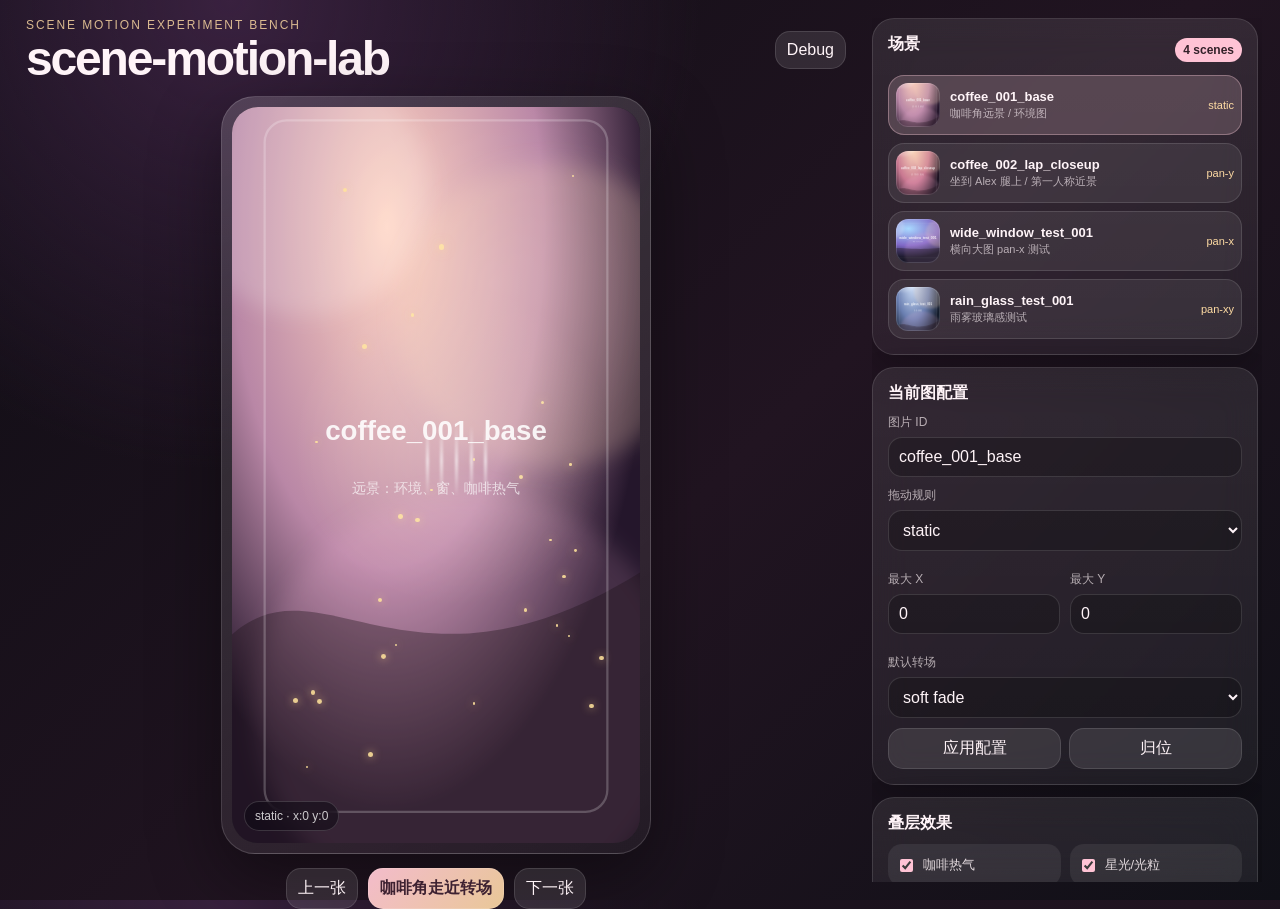
<file: index.html>
<!doctype html>
<html lang="zh-CN">
<head>
  <meta charset="utf-8" />
  <meta name="viewport" content="width=device-width,initial-scale=1,viewport-fit=cover" />
  <meta name="theme-color" content="#130f18" />
  <title>scene-motion-lab</title>
  <link rel="stylesheet" href="styles.css" />
</head>
<body>
  <main class="app">
    <section class="left">
      <header class="top">
        <div>
          <p class="eyebrow">scene motion experiment bench</p>
          <h1>scene-motion-lab</h1>
        </div>
        <button id="debugBtn" type="button">Debug</button>
      </header>

      <div id="stageWrap" class="stageWrap ratioPhone">
        <div id="stage" class="stage">
          <div id="layerA" class="scene active"></div>
          <div id="layerB" class="scene"></div>
          <div id="steam" class="fx steam"><i></i><i></i><i></i><i></i><i></i></div>
          <div id="sparkles" class="fx sparkles"></div>
          <div id="warm" class="fx warm"></div>
          <div id="rainFog" class="fx rainFog"><span></span></div>
          <div id="mask" class="mask"></div>
          <div id="badge" class="badge">static</div>
        </div>
      </div>

      <div class="quick">
        <button id="prevBtn" type="button">上一张</button>
        <button id="walkBtn" class="mainBtn" type="button">咖啡角走近转场</button>
        <button id="nextBtn" type="button">下一张</button>
      </div>
    </section>

    <aside class="panel">
      <section class="card">
        <div class="head"><h2>场景</h2><span id="sceneCount" class="pill"></span></div>
        <div id="sceneList" class="sceneList"></div>
      </section>

      <section class="card">
        <h2>当前图配置</h2>
        <label><span>图片 ID</span><input id="idInput" /></label>
        <label><span>拖动规则</span><select id="panSelect"><option>static</option><option>pan-x</option><option>pan-y</option><option>pan-xy</option></select></label>
        <div class="grid2">
          <label><span>最大 X</span><input id="maxX" type="number" step="10" min="0" /></label>
          <label><span>最大 Y</span><input id="maxY" type="number" step="10" min="0" /></label>
        </div>
        <label><span>默认转场</span><select id="transitionSelect"><option value="soft-fade">soft fade</option><option value="zoom-blur">zoom + blur dissolve</option><option value="warm-mask">warm mask</option><option value="light-sweep">light sweep</option><option value="dark-fade">dark fade</option><option value="dream-ripple">dream ripple</option></select></label>
        <div class="row"><button id="applyBtn" type="button">应用配置</button><button id="resetBtn" type="button">归位</button></div>
      </section>

      <section class="card">
        <h2>叠层效果</h2>
        <div class="checks">
          <label><input type="checkbox" value="steam" /> 咖啡热气</label>
          <label><input type="checkbox" value="sparkles" /> 星光/光粒</label>
          <label><input type="checkbox" value="warm" /> 暖光闪烁</label>
          <label><input type="checkbox" value="rainFog" /> 雨/雾/玻璃感</label>
        </div>
      </section>

      <section class="card">
        <h2>舞台比例</h2>
        <div class="ratioBtns">
          <button data-ratio="ratioPhone" type="button">707 × 1536</button>
          <button data-ratio="ratio916" type="button">9 : 16</button>
          <button data-ratio="ratio34" type="button">3 : 4</button>
          <button data-ratio="ratio169" type="button">16 : 9</button>
        </div>
      </section>

      <section class="card">
        <h2>导入本地底图</h2>
        <p>只在当前浏览器临时测试，不上传、不写服务器。</p>
        <label class="upload"><input id="upload" type="file" accept="image/*" />选择图片加入实验台</label>
      </section>

      <section class="card">
        <div class="head"><h2>当前配置 JSON</h2><button id="copyBtn" type="button">复制</button></div>
        <pre id="jsonOut"></pre>
      </section>
    </aside>
  </main>
  <script src="app.js"></script>
</body>
</html>
</file>
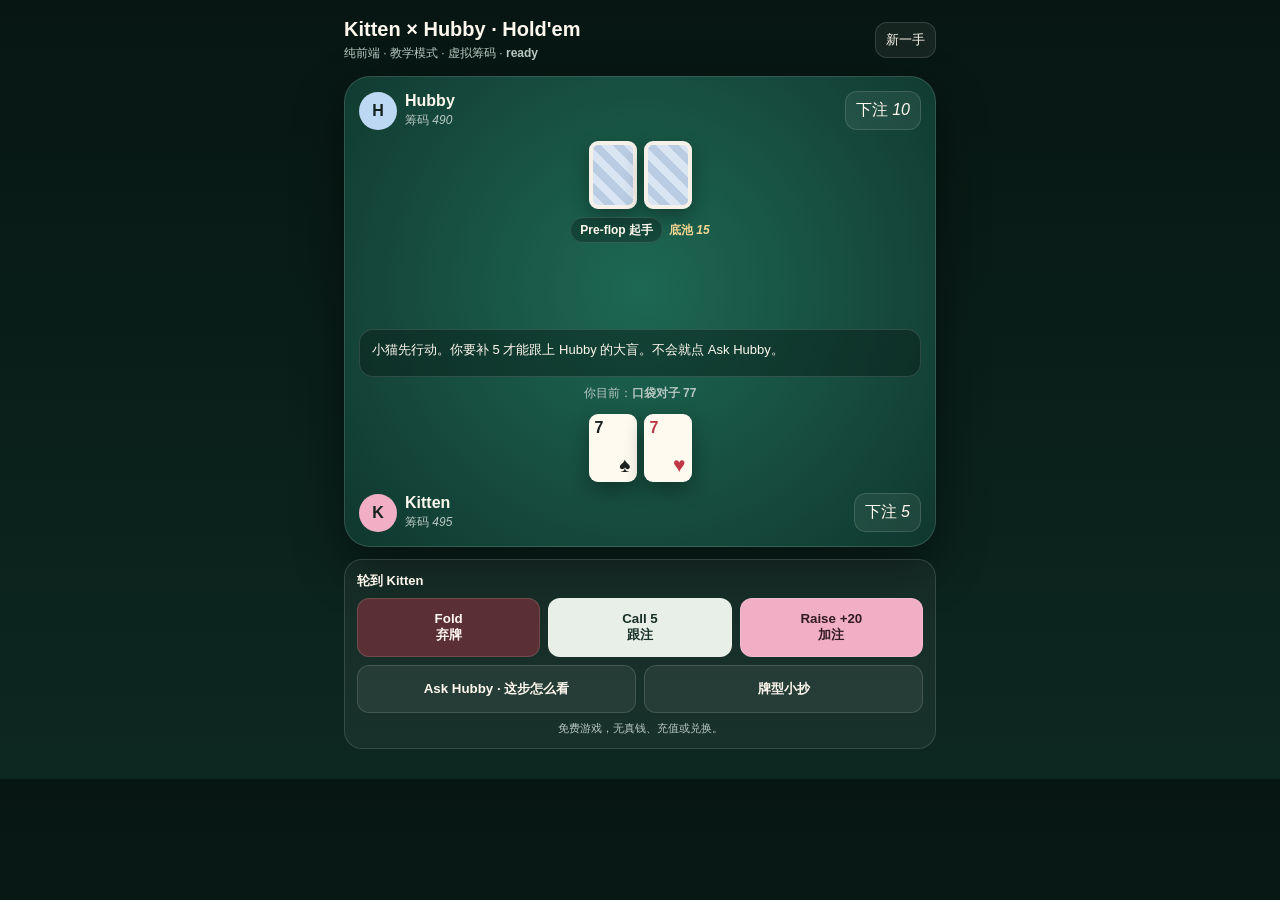
<file: poker/holdem.html>
<!doctype html><html lang="zh-CN"><head><meta charset="utf-8"><meta name="viewport" content="width=device-width,initial-scale=1,viewport-fit=cover"><title>Kitten × Hubby Hold'em</title><style>:root{--bg:#081a16;--felt:#164b3d;--line:#ffffff22;--text:#fff8ef;--muted:#b9c8c2;--pink:#f0afc4;--blue:#bcd8f3;--cream:#fffaf0}*{box-sizing:border-box}body{margin:0;background:linear-gradient(#071612,#0d2821);color:var(--text);font-family:-apple-system,BlinkMacSystemFont,"Segoe UI",sans-serif}.app{max-width:620px;margin:auto;padding:18px 14px 30px}.head{display:flex;justify-content:space-between;gap:10px;align-items:center}.head h1{font-size:20px;margin:0}.sub{font-size:12px;color:var(--muted);margin-top:4px}.pill,.btn{border:1px solid var(--line);background:#ffffff10;color:var(--text);border-radius:12px}.pill{padding:8px 10px}.table{margin-top:14px;background:radial-gradient(circle at 50% 45%,#1d6853,var(--felt) 60%,#10372d);border:1px solid var(--line);border-radius:26px;padding:14px;box-shadow:0 20px 50px #0007}.seat{display:flex;justify-content:space-between;align-items:center}.who{display:flex;gap:8px;align-items:center}.avatar{width:38px;height:38px;border-radius:50%;display:grid;place-items:center;color:#14201c;font-weight:900}.h{background:var(--blue)}.k{background:var(--pink)}.meta b{display:block}.meta span{font-size:12px;color:var(--muted)}.cards,.board{display:flex;gap:7px;justify-content:center;min-height:74px;align-items:center;margin:8px 0}.card{width:48px;height:68px;border-radius:9px;background:var(--cream);color:#1a211f;padding:5px 6px;display:flex;flex-direction:column;justify-content:space-between;font-weight:900;box-shadow:0 8px 20px #0005}.card.red{color:#bf3847}.card .s{align-self:flex-end;font-size:21px}.back{background:repeating-linear-gradient(45deg,#d9e5f3 0 8px,#b9cce2 8px 16px);border:4px solid #f5f1e9}.mid{text-align:center}.street{font-size:12px;font-weight:800;background:#0004;border:1px solid var(--line);padding:5px 9px;border-radius:999px}.pot{color:#f4d58f;font-size:12px;font-weight:800;margin-left:6px}.comment{margin:8px 0;padding:11px 12px;border:1px solid var(--line);border-radius:14px;background:#05120f66;font-size:13px;line-height:1.45;min-height:48px}.hand{font-size:12px;color:var(--muted);text-align:center;min-height:18px}.panel{margin-top:12px;border:1px solid var(--line);background:#ffffff0c;border-radius:18px;padding:12px}.turn{font-size:13px;font-weight:900;margin-bottom:8px}.actions{display:grid;grid-template-columns:1fr 1fr 1fr;gap:8px}.btn{padding:12px 7px;font-weight:900;min-height:48px}.fold{background:#5a3035}.call{background:#e8eee8;color:#183028}.raise{background:var(--pink);color:#351b23}.secondary{display:grid;grid-template-columns:1fr 1fr;gap:8px;margin-top:8px}.hint{display:none;margin-top:9px;padding:10px;border-left:3px solid #f4d58f;background:#f4d58f11;border-radius:0 10px 10px 0;font-size:12px;line-height:1.5}.hint.show{display:block}.tiny{font-size:11px;color:var(--muted);margin-top:8px;text-align:center}.overlay{position:fixed;inset:0;background:#0009;display:none;align-items:center;justify-content:center;padding:22px}.overlay.show{display:flex}.box{background:#fff7ea;color:#1c2925;border-radius:18px;padding:18px;width:min(100%,340px);text-align:center}.box button{width:100%;padding:12px;border:0;border-radius:12px;background:#163d32;color:white;font-weight:900}@media(max-width:380px){.card{width:44px;height:64px}.btn{font-size:12px}}</style></head><body><div class="app"><div class="head"><div><h1>Kitten × Hubby · Hold'em</h1><div class="sub">纯前端 · 教学模式 · 虚拟筹码 · <b id="status">ready</b></div></div><button class="pill" id="new">新一手</button></div><div class="table"><div class="seat"><div class="who"><div class="avatar h">H</div><div class="meta"><b>Hubby</b><span>筹码 <i id="hs">500</i></span></div></div><span class="pill">下注 <i id="hb">0</i></span></div><div class="cards" id="hc"></div><div class="mid"><span class="street" id="street">Pre-flop 起手</span><span class="pot">底池 <i id="pot">0</i></span></div><div class="board" id="board"></div><div class="comment" id="comment">第一局慢慢来。你的两张牌只有你自己能看见。</div><div class="hand" id="hand"></div><div class="cards" id="kc"></div><div class="seat"><div class="who"><div class="avatar k">K</div><div class="meta"><b>Kitten</b><span>筹码 <i id="ks">500</i></span></div></div><span class="pill">下注 <i id="kb">0</i></span></div></div><div class="panel"><div class="turn" id="turn">轮到 Kitten</div><div class="actions"><button class="btn fold" id="fold">Fold<br>弃牌</button><button class="btn call" id="call">Check<br>过牌</button><button class="btn raise" id="raise">Raise +20<br>加注</button></div><div class="secondary"><button class="btn" id="ask">Ask Hubby · 这步怎么看</button><button class="btn" id="rules">牌型小抄</button></div><div class="hint" id="hint"></div><div class="tiny">免费游戏，无真钱、充值或兑换。</div></div></div><div class="overlay" id="overlay"><div class="box"><h2 id="rt">这一手结束</h2><p id="rx"></p><button id="next">下一手</button></div></div><script>(()=>{const S=['♠','♥','♦','♣'],R=[2,3,4,5,6,7,8,9,10,11,12,13,14],RT={11:'J',12:'Q',13:'K',14:'A'};let deck=[],p=[{stack:500,bet:0,hand:[]},{stack:500,bet:0,hand:[]}],pot=0,board=[],street='pre',actor=0,currentBet=0,acted=[false,false],over=false,reveal=false;const $=id=>document.getElementById(id),ui={hs:$('hs'),ks:$('ks'),hb:$('hb'),kb:$('kb'),pot:$('pot'),hc:$('hc'),kc:$('kc'),board:$('board'),street:$('street'),comment:$('comment'),hand:$('hand'),turn:$('turn'),fold:$('fold'),call:$('call'),raise:$('raise'),ask:$('ask'),hint:$('hint'),overlay:$('overlay'),rt:$('rt'),rx:$('rx')};function shuffle(){deck=[];for(const s of S)for(const v of R)deck.push({s,v});for(let i=deck.length-1;i;i--){const j=Math.floor(Math.random()*(i+1));[deck[i],deck[j]]=[deck[j],deck[i]]}}function draw(n=1){return deck.splice(0,n)}function ct(c,back=false){if(back)return '<div class="card back"></div>';const red=c.s==='♥'||c.s==='♦';return `<div class="card${red?' red':''}"><span>${RT[c.v]||c.v}</span><span class="s">${c.s}</span></div>`}function label(){return street==='pre'?'Pre-flop 起手':street==='flop'?'Flop 三张公共牌':street==='turn'?'Turn 第四张':street==='river'?'River 最后一张':'Showdown 摊牌'}function render(){ui.hs.textContent=p[1].stack;ui.ks.textContent=p[0].stack;ui.hb.textContent=p[1].bet;ui.kb.textContent=p[0].bet;ui.pot.textContent=pot;ui.hc.innerHTML=p[1].hand.map(c=>ct(c,!reveal)).join('');ui.kc.innerHTML=p[0].hand.map(c=>ct(c)).join('');ui.board.innerHTML=board.map(c=>ct(c)).join('');ui.street.textContent=label();ui.hand.innerHTML=over?'':`你目前：<b>${desc(0)}</b>`;const mine=!over&&actor===0;ui.fold.disabled=ui.call.disabled=ui.raise.disabled=!mine;const due=Math.max(0,currentBet-p[0].bet);ui.call.innerHTML=due?`Call ${due}<br>跟注`:'Check<br>过牌';ui.turn.textContent=over?'这一手结束':actor===0?'轮到 Kitten':'Hubby 正在想…'}function say(x){ui.comment.textContent=x}function start(){shuffle();p[0].bet=p[1].bet=0;p[0].hand=draw(2);p[1].hand=draw(2);board=[];pot=0;street='pre';over=false;reveal=false;acted=[false,false];currentBet=10;p[0].stack-=5;p[0].bet=5;p[1].stack-=10;p[1].bet=10;pot=15;actor=0;say('小猫先行动。你要补 5 才能跟上 Hubby 的大盲。不会就点 Ask Hubby。');render()}function pay(i,n){n=Math.min(n,p[i].stack);p[i].stack-=n;p[i].bet+=n;pot+=n;currentBet=Math.max(currentBet,p[i].bet)}function act(i,type){if(over||actor!==i)return;const due=Math.max(0,currentBet-p[i].bet);if(type==='fold'){over=true;const w=1-i;p[w].stack+=pot;pot=0;say(i===0?'小猫 Fold。这手省下来。':'Hubby Fold，这锅给小猫。');return finish(w===0?'Kitten 收下这手':'Hubby 收下这手','对方弃牌，不用摊牌。')}if(type==='call'){pay(i,due);acted[i]=true}else if(type==='check'){acted[i]=true}else if(type==='raise'){pay(i,due+20);currentBet=p[i].bet;acted=[false,false];acted[i]=true}const eq=p[0].bet===p[1].bet;if(eq&&acted[0]&&acted[1])return advance();actor=1-i;render();if(actor===1)setTimeout(ai,450)}function advance(){p[0].bet=p[1].bet=0;currentBet=0;acted=[false,false];if(street==='pre'){street='flop';board.push(...draw(3));say('Flop：翻出 3 张公共牌。')}else if(street==='flop'){street='turn';board.push(...draw(1));say('Turn：第 4 张公共牌。')}else if(street==='turn'){street='river';board.push(...draw(1));say('River：最后 1 张公共牌。')}else return showdown();actor=0;render()}function ai(){if(over||actor!==1)return;const due=Math.max(0,currentBet-p[1].bet),s=strength(1),r=Math.random();if(due===0){if((s>.73||r<.08)&&p[1].stack>20)act(1,'raise');else act(1,'check')}else{if(s>.78&&p[1].stack>due+20&&r<.45)act(1,'raise');else if(s>.34||due<=10)act(1,'call');else act(1,'fold')}}function strength(i){if(street==='pre'){const a=p[i].hand[0],b=p[i].hand[1],hi=Math.max(a.v,b.v),lo=Math.min(a.v,b.v);let s=.1+hi/30+lo/55;if(a.v===b.v)s+=.32;if(a.s===b.s)s+=.07;if(Math.abs(a.v-b.v)<=1)s+=.05;return Math.min(.95,s)}return [0,.38,.57,.68,.78,.84,.91,.97,.995][best([...p[i].hand,...board]).cat]}function desc(i){if(street==='pre'){const[a,b]=p[i].hand;if(a.v===b.v)return `口袋对子 ${RT[a.v]||a.v}${RT[b.v]||b.v}`;return `${RT[Math.max(a.v,b.v)]||Math.max(a.v,b.v)} 高牌${a.s===b.s?' · 同花起手':''}`}return board.length>=3?best([...p[i].hand,...board]).name:'未成牌'}function cmp(a,b){if(a.cat!==b.cat)return a.cat-b.cat;for(let i=0;i<Math.max(a.t.length,b.t.length);i++){const d=(a.t[i]||0)-(b.t[i]||0);if(d)return d}return 0}function best(cs){if(cs.length<5)return{cat:0,t:[],name:'未成牌'};let z=null;for(let a=0;a<cs.length-4;a++)for(let b=a+1;b<cs.length-3;b++)for(let c=b+1;c<cs.length-2;c++)for(let d=c+1;d<cs.length-1;d++)for(let e=d+1;e<cs.length;e++){const q=e5([cs[a],cs[b],cs[c],cs[d],cs[e]]);if(!z||cmp(q,z)>0)z=q}return z}function e5(cs){const vals=cs.map(c=>c.v).sort((a,b)=>b-a),fl=cs.every(c=>c.s===cs[0].s),cnt={};vals.forEach(v=>cnt[v]=(cnt[v]||0)+1);const g=Object.entries(cnt).map(([v,n])=>({v:+v,n})).sort((a,b)=>b.n-a.n||b.v-a.v);let u=[...new Set(vals)].sort((a,b)=>b-a);if(u.includes(14))u.push(1);let sh=0;for(let i=0;i<=u.length-5;i++){const x=u.slice(i,i+5);if(x.every((v,j)=>j===0||x[j-1]-v===1)){sh=x[0];break}}const names=['高牌 High Card','一对 One Pair','两对 Two Pair','三条 Three of a Kind','顺子 Straight','同花 Flush','葫芦 Full House','四条 Four of a Kind','同花顺 Straight Flush'];let cat,t;if(fl&&sh){cat=8;t=[sh]}else if(g[0].n===4){cat=7;t=[g[0].v,g[1].v]}else if(g[0].n===3&&g[1].n===2){cat=6;t=[g[0].v,g[1].v]}else if(fl){cat=5;t=vals}else if(sh){cat=4;t=[sh]}else if(g[0].n===3){cat=3;t=[g[0].v,...g.filter(x=>x.n===1).map(x=>x.v)]}else if(g[0].n===2&&g[1].n===2){cat=2;t=[Math.max(g[0].v,g[1].v),Math.min(g[0].v,g[1].v),g.find(x=>x.n===1).v]}else if(g[0].n===2){cat=1;t=[g[0].v,...g.filter(x=>x.n===1).map(x=>x.v)]}else{cat=0;t=vals}return{cat,t,name:names[cat]}}function showdown(){over=true;reveal=true;const a=best([...p[0].hand,...board]),b=best([...p[1].hand,...board]),c=cmp(a,b);let title,text;if(c>0){p[0].stack+=pot;title='Kitten 赢了';text=`你的 ${a.name} 压过 Hubby 的 ${b.name}。`}else if(c<0){p[1].stack+=pot;title='Hubby 赢了';text=`Hubby 的 ${b.name} 压过你的 ${a.name}。`}else{const h=Math.floor(pot/2);p[0].stack+=h;p[1].stack+=pot-h;title='平局';text=`你们都是 ${a.name}。`}pot=0;finish(title,text)}function finish(t,x){render();ui.rt.textContent=t;ui.rx.textContent=x;ui.overlay.classList.add('show')}function hint(){const due=Math.max(0,currentBet-p[0].bet),d=desc(0),s=strength(0);if(due===0)return `你现在是 ${d}。没人向你要钱，Check 是免费的；牌很强时也可以 Raise。`;if(s>.72)return `你现在是 ${d}。要补 ${due}。牌力不错，Call 很稳，也可以 Raise 反压。`;if(s>.42)return `你现在是 ${d}。要补 ${due}。Call 是继续，Fold 是止损，Raise 更激进。`;return `你现在是 ${d}。要补 ${due}。目前偏弱，Fold 完全是正常技术动作。`}ui.fold.onclick=()=>act(0,'fold');ui.call.onclick=()=>act(0,Math.max(0,currentBet-p[0].bet)?'call':'check');ui.raise.onclick=()=>act(0,'raise');ui.ask.onclick=()=>{ui.hint.textContent=hint();ui.hint.classList.toggle('show')};$('rules').onclick=()=>alert('从大到小：同花顺 > 四条 > 葫芦 > 同花 > 顺子 > 三条 > 两对 > 一对 > 高牌。');$('new').onclick=start;$('next').onclick=()=>{ui.overlay.classList.remove('show');start()};start()})();</script></body></html>
</file>
<file: styles.css>
*{box-sizing:border-box;-webkit-tap-highlight-color:transparent}body{margin:0;min-height:100vh;background:radial-gradient(circle at 18% 0,#39213f,transparent 34%),linear-gradient(135deg,#0f0d14,#211421 55%,#101017);font-family:-apple-system,BlinkMacSystemFont,"SF Pro Display","Helvetica Neue",Arial,sans-serif;color:#fff4f8;overflow:hidden}button,input,select{font:inherit;color:inherit}button{border:0;border-radius:15px;padding:10px 12px;background:rgba(255,255,255,.1);box-shadow:inset 0 0 0 1px rgba(255,255,255,.12);cursor:pointer}button:active{transform:scale(.97)}button:hover{background:rgba(255,255,255,.16)}input,select{width:100%;border:1px solid rgba(255,255,255,.13);border-radius:14px;background:rgba(0,0,0,.22);padding:10px;outline:none}select option{background:#211827}.app{height:100dvh;display:grid;grid-template-columns:minmax(0,1fr) min(390px,36vw);gap:18px;padding:18px}.left{display:flex;flex-direction:column;align-items:center;gap:14px;min-width:0}.top{width:min(100%,820px);display:flex;justify-content:space-between;gap:12px;align-items:center}.eyebrow{margin:0 0 4px;color:#ffdca4;font-size:12px;letter-spacing:.16em;text-transform:uppercase;opacity:.82}h1{margin:0;font-size:clamp(27px,4vw,48px);letter-spacing:-.045em;line-height:.95}h2{margin:0 0 10px;font-size:16px}.stageWrap{width:min(100%,760px);max-height:calc(100dvh - 142px);border-radius:34px;padding:10px;background:linear-gradient(145deg,rgba(255,255,255,.16),rgba(255,255,255,.035));box-shadow:0 24px 70px rgba(0,0,0,.42);border:1px solid rgba(255,255,255,.15);overflow:hidden;transition:.25s}.ratioPhone{aspect-ratio:707/1536;width:min(100%,430px)}.ratio916{aspect-ratio:9/16;width:min(100%,450px)}.ratio34{aspect-ratio:3/4;width:min(100%,570px)}.ratio169{aspect-ratio:16/9;width:min(100%,820px)}.stage{position:relative;width:100%;height:100%;overflow:hidden;border-radius:26px;background:#17121b;isolation:isolate;touch-action:none;box-shadow:inset 0 0 0 1px rgba(255,255,255,.08)}.scene{position:absolute;inset:0;opacity:0;z-index:1;background-position:center;background-size:cover;background-repeat:no-repeat;will-change:opacity,transform,filter}.scene.active{opacity:1;z-index:2}.scene.entering{opacity:1;z-index:3}.dragging{transition:none!important}.badge{position:absolute;left:12px;bottom:12px;z-index:40;padding:7px 10px;border-radius:999px;background:rgba(15,10,20,.58);border:1px solid rgba(255,255,255,.16);backdrop-filter:blur(10px);font-size:12px;color:rgba(255,255,255,.78)}.quick{display:flex;gap:10px;flex-wrap:wrap;justify-content:center}.mainBtn{background:linear-gradient(135deg,rgba(255,197,213,.95),rgba(255,219,164,.9));color:#3d2131;font-weight:800}.panel{height:calc(100dvh - 36px);overflow:auto;display:flex;flex-direction:column;gap:12px;padding-right:4px}.panel::-webkit-scrollbar{width:8px}.panel::-webkit-scrollbar-thumb{background:rgba(255,255,255,.15);border-radius:999px}.card{background:linear-gradient(180deg,rgba(255,255,255,.09),rgba(255,255,255,.055));border:1px solid rgba(255,255,255,.12);box-shadow:0 16px 36px rgba(0,0,0,.22);border-radius:22px;padding:15px;backdrop-filter:blur(18px)}.head{display:flex;justify-content:space-between;align-items:center;gap:10px;margin-bottom:10px}.pill{font-size:12px;color:#332129;background:#ffc3d5;border-radius:999px;padding:5px 8px;font-weight:800}.sceneList{display:flex;flex-direction:column;gap:8px}.sceneItem{display:grid;grid-template-columns:44px minmax(0,1fr) auto;gap:10px;align-items:center;text-align:left;border-radius:16px;padding:8px;background:rgba(255,255,255,.07)}.sceneItem.on{background:rgba(255,207,219,.18);box-shadow:inset 0 0 0 1px rgba(255,207,219,.34)}.thumb{width:44px;height:44px;border-radius:12px;background-size:cover;background-position:center;box-shadow:inset 0 0 0 1px rgba(255,255,255,.14)}.name{display:block;font-weight:800;white-space:nowrap;overflow:hidden;text-overflow:ellipsis;font-size:13px}.small{display:block;font-size:11px;color:rgba(255,244,248,.64);margin-top:2px}.mode{font-size:11px;color:#ffdca4}label{display:flex;flex-direction:column;gap:6px;margin:10px 0}label span{font-size:12px;color:rgba(255,244,248,.66)}.grid2{display:grid;grid-template-columns:1fr 1fr;gap:10px}.row,.ratioBtns{display:flex;gap:8px;flex-wrap:wrap}.row button{flex:1}.ratioBtns button{flex:1 1 42%;font-size:13px}.checks{display:grid;grid-template-columns:1fr 1fr;gap:9px}.checks label{display:flex;flex-direction:row;align-items:center;gap:7px;min-height:42px;border-radius:14px;background:rgba(255,255,255,.07);padding:8px;font-size:13px;color:rgba(255,244,248,.86);margin:0}.checks input{width:auto;accent-color:#ffc3d5}.card p{margin:0 0 10px;color:rgba(255,244,248,.66);font-size:12px;line-height:1.55}.upload{display:flex;align-items:center;justify-content:center;min-height:72px;border:1px dashed rgba(255,255,255,.24);border-radius:18px;background:rgba(255,255,255,.055);cursor:pointer;color:rgba(255,244,248,.78);text-align:center;padding:12px}.upload input{display:none}pre{max-height:260px;overflow:auto;margin:0;white-space:pre-wrap;word-break:break-word;font-size:11px;line-height:1.45;color:rgba(255,244,248,.78);background:rgba(0,0,0,.22);padding:12px;border-radius:16px}.fx{position:absolute;inset:0;z-index:12;pointer-events:none;opacity:0;transition:opacity .3s}.fx.on{opacity:1}.steam{left:auto;right:36%;top:35%;bottom:auto;width:18%;height:18%}.steam i{position:absolute;bottom:0;left:calc(var(--i,0)*20% + 8%);width:3px;height:54%;border-radius:999px;background:linear-gradient(180deg,transparent,rgba(255,255,255,.62),transparent);filter:blur(.8px);animation:steam 3.8s ease-in-out infinite;animation-delay:calc(var(--i,0)*-.55s)}.steam i:nth-child(1){--i:0}.steam i:nth-child(2){--i:1}.steam i:nth-child(3){--i:2}.steam i:nth-child(4){--i:3}.steam i:nth-child(5){--i:4}@keyframes steam{0%{transform:translateY(26px) scaleY(.45);opacity:0}30%{opacity:.56}100%{transform:translateY(-48px) translateX(18px) scaleY(1.4);opacity:0}}.sparkles i{position:absolute;left:var(--x);top:var(--y);width:var(--s);height:var(--s);border-radius:50%;background:rgba(255,226,155,.88);box-shadow:0 0 9px rgba(255,215,140,.85),0 0 22px rgba(255,155,210,.22);animation:sparkle var(--t) ease-in-out infinite;animation-delay:var(--d)}@keyframes sparkle{0%,100%{opacity:.12;transform:scale(.6)}48%{opacity:.9;transform:scale(1.34)}}.warm{background:radial-gradient(circle at 54% 46%,rgba(255,212,165,.25),transparent 35%),radial-gradient(circle at 64% 24%,rgba(255,184,211,.18),transparent 30%);mix-blend-mode:screen;animation:warm 4.2s ease-in-out infinite}@keyframes warm{0%,100%{opacity:.38}50%{opacity:.9}}.rainFog{overflow:hidden}.rainFog:before{content:"";position:absolute;inset:-20%;background:radial-gradient(circle at 30% 40%,rgba(255,255,255,.18),transparent 24%),radial-gradient(circle at 70% 62%,rgba(210,230,255,.14),transparent 30%);filter:blur(14px);animation:fog 9s ease-in-out infinite}.rainFog span{position:absolute;inset:-30%;background:repeating-linear-gradient(112deg,rgba(255,255,255,0) 0 14px,rgba(255,255,255,.24) 15px 16px,rgba(255,255,255,0) 17px 30px);opacity:.42;animation:rain 1.8s linear infinite}@keyframes fog{50%{transform:translateX(4%) translateY(-2%)}}@keyframes rain{to{transform:translateY(12%)}}.mask{position:absolute;inset:0;z-index:22;pointer-events:none;opacity:0;mix-blend-mode:screen}.mask.warm-mask{background:radial-gradient(circle at 56% 48%,rgba(255,226,179,.86),rgba(255,180,211,.28) 34%,transparent 62%);animation:bloom .88s ease both}.mask.light-sweep{background:linear-gradient(105deg,transparent 0,rgba(255,255,255,0) 35%,rgba(255,238,200,.82) 48%,rgba(255,255,255,0) 62%,transparent 100%);animation:sweep .9s ease both}.mask.dark-fade{background:#050407;mix-blend-mode:normal;animation:dark .9s ease both}.mask.dream-ripple{background:radial-gradient(circle at 50% 50%,rgba(255,255,255,.5),rgba(190,160,255,.24) 24%,transparent 55%);animation:ripple .95s ease both}@keyframes bloom{0%,100%{opacity:0;transform:scale(.9)}45%{opacity:1;transform:scale(1.18)}}@keyframes sweep{0%{opacity:0;transform:translateX(-80%)}30%{opacity:.9}100%{opacity:0;transform:translateX(80%)}}@keyframes dark{0%,100%{opacity:0}42%,58%{opacity:.86}}@keyframes ripple{0%{opacity:0;transform:scale(.55)}45%{opacity:.88;transform:scale(1.05);filter:blur(2px)}100%{opacity:0;transform:scale(1.45);filter:blur(7px)}}.transition-soft-fade .entering{animation:fadeIn .82s ease both}.transition-soft-fade .leaving{animation:fadeOut .82s ease both}.transition-zoom-blur .entering{animation:zoomIn .9s ease both}.transition-zoom-blur .leaving{animation:zoomOut .9s ease both}.transition-warm-mask .entering{animation:warmIn .88s ease both}.transition-warm-mask .leaving{animation:fadeOut .88s ease both}.transition-light-sweep .entering,.transition-dark-fade .entering{animation:fadeIn .9s ease both}.transition-dream-ripple .entering{animation:dreamIn .95s ease both}.transition-dream-ripple .leaving{animation:dreamOut .95s ease both}@keyframes fadeIn{from{opacity:0}to{opacity:1}}@keyframes fadeOut{from{opacity:1}to{opacity:0}}@keyframes zoomIn{from{opacity:0;transform:scale(1.06);filter:blur(12px)}to{opacity:1;transform:scale(1);filter:blur(0)}}@keyframes zoomOut{to{opacity:0;transform:scale(1.035);filter:blur(10px)}}@keyframes warmIn{from{opacity:0;transform:scale(1.035);filter:blur(8px) brightness(1.2)}to{opacity:1;transform:scale(1);filter:blur(0) brightness(1)}}@keyframes dreamIn{from{opacity:0;transform:scale(.985);filter:blur(14px) hue-rotate(18deg)}to{opacity:1;transform:scale(1);filter:none}}@keyframes dreamOut{to{opacity:0;transform:scale(1.025);filter:blur(9px)}}body.debug .stage:before{content:"";position:absolute;inset:0;z-index:50;pointer-events:none;background-image:linear-gradient(rgba(255,255,255,.12) 1px,transparent 1px),linear-gradient(90deg,rgba(255,255,255,.12) 1px,transparent 1px);background-size:10% 10%}body.debug .badge{background:#ffcfde;color:#321d28;font-weight:900}@media(max-width:900px){body{overflow:auto}.app{height:auto;min-height:100dvh;display:flex;flex-direction:column;padding:12px}.panel{height:auto;overflow:visible;padding:0}.stageWrap{max-height:none}.ratio169{width:100%}.checks{grid-template-columns:1fr}}
</file>
